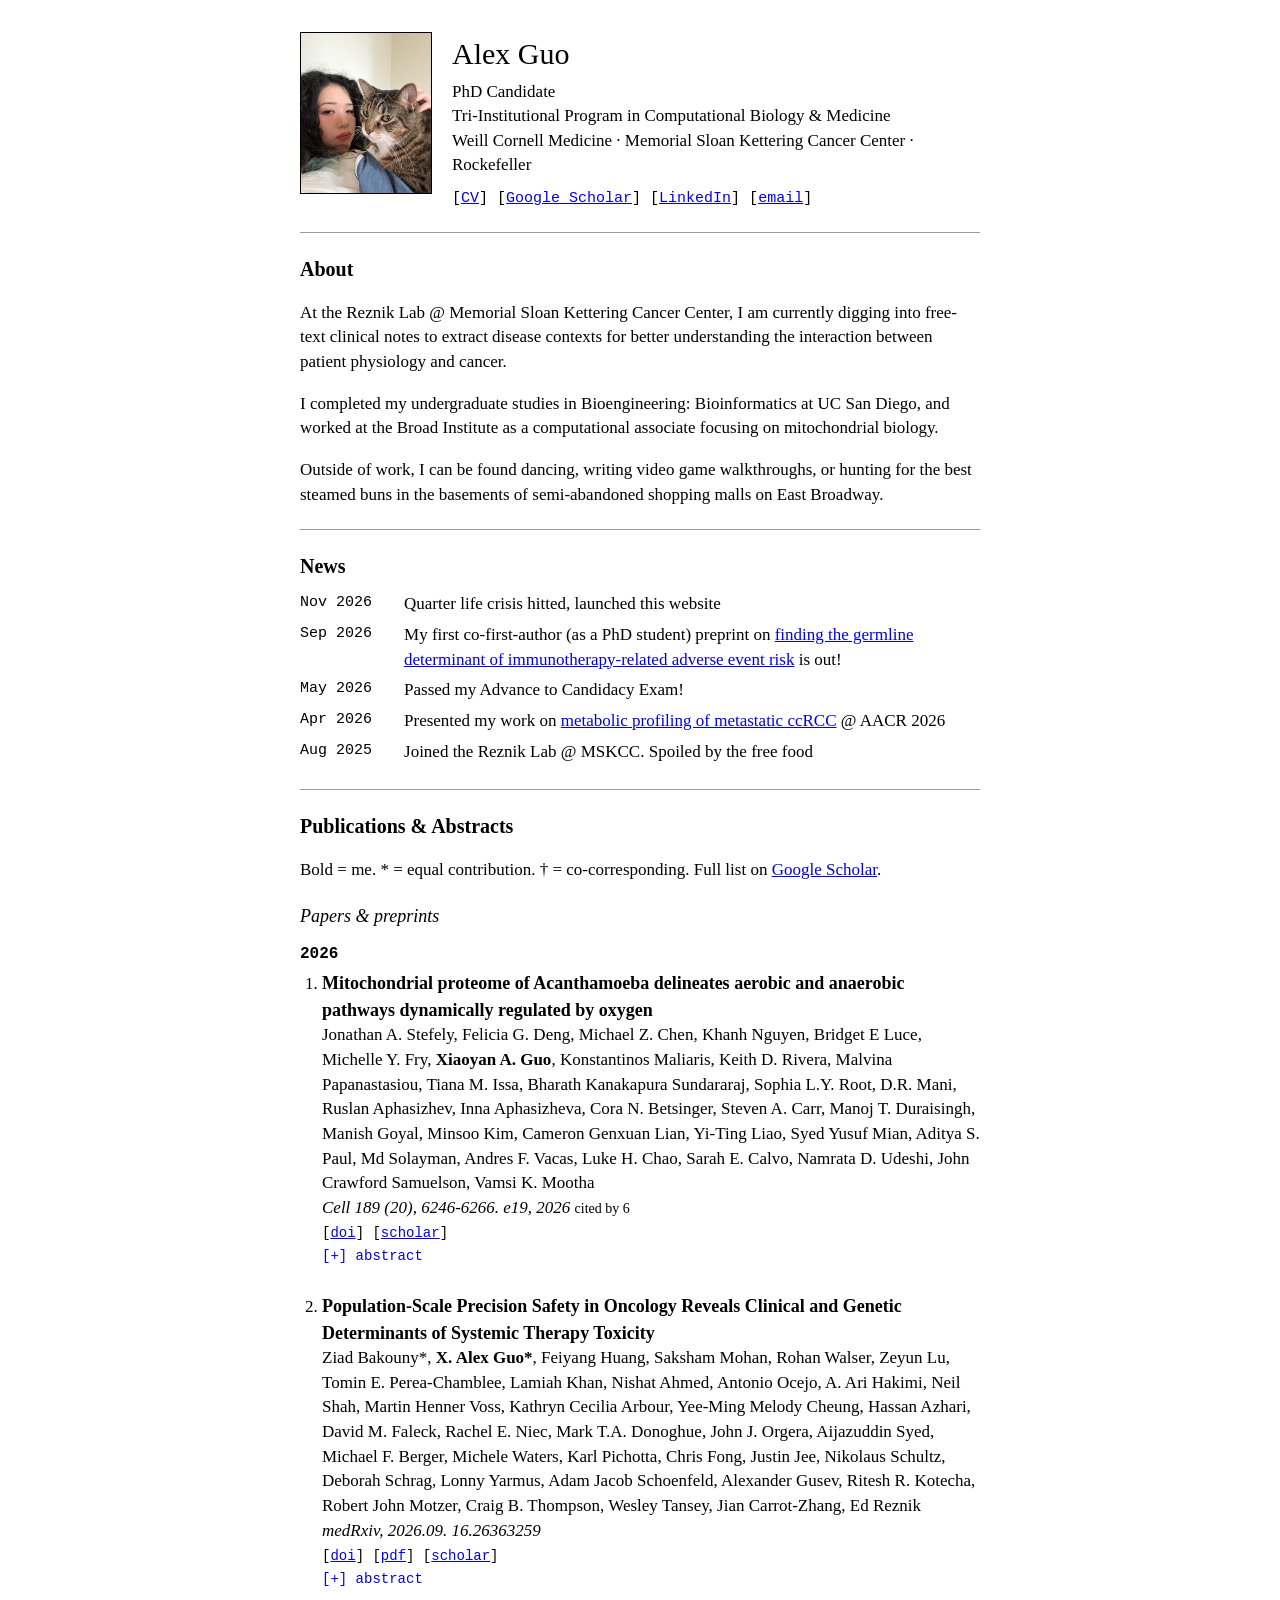
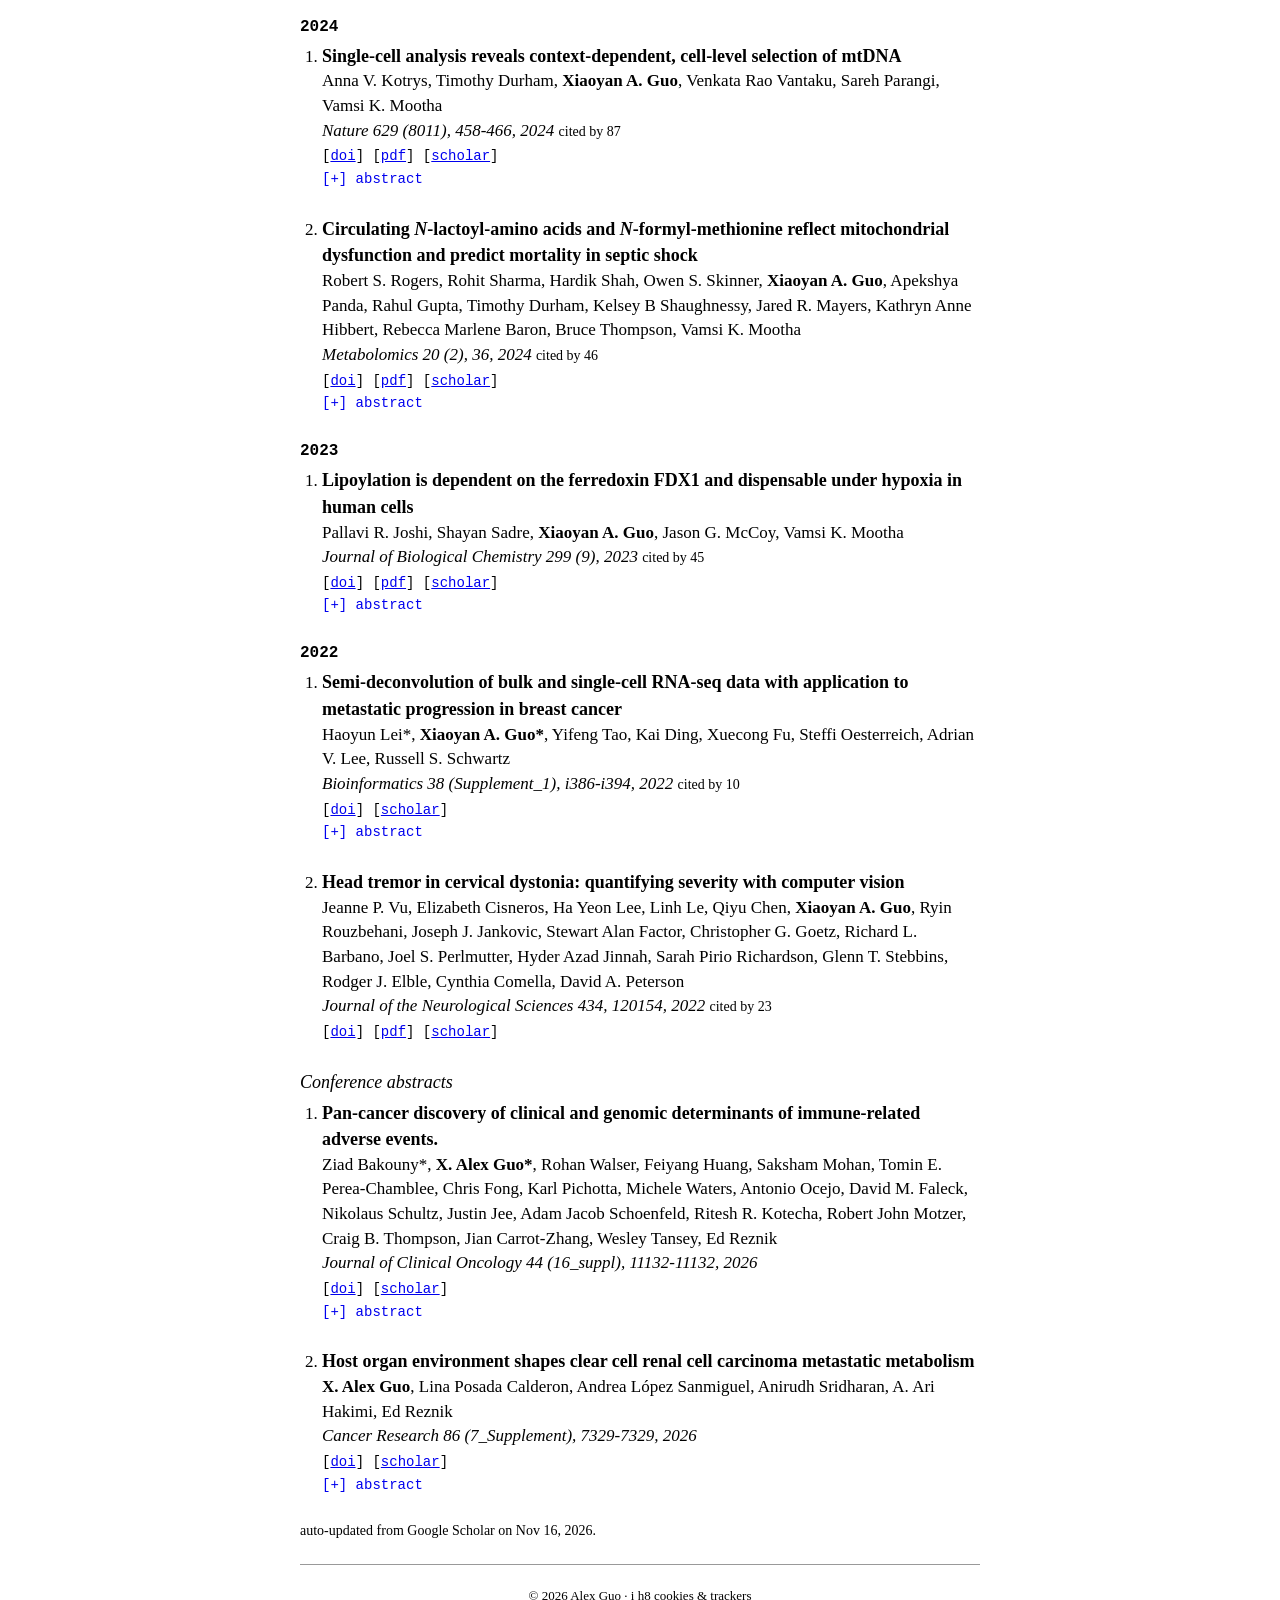
<file: index.html>
<!DOCTYPE html>
<html lang="en">
<head>
<meta charset="utf-8">
<meta name="viewport" content="width=device-width, initial-scale=1">
<title>Alex Guo (the comp bio girl)</title>
<meta name="description" content="Alex (Xiaoyan) Guo is a PhD candidate in the Tri-Institutional Program in Computational Biology &amp; Medicine, working in the Reznik Lab at Memorial Sloan Kettering Cancer Center on clinical notes and patient physiology.">
<meta name="author" content="Alex Guo">
<link rel="canonical" href="https://xyla030.github.io/">

<!-- How the link looks when shared on LinkedIn, Slack, iMessage, etc. -->
<meta property="og:type" content="profile">
<meta property="og:title" content="Alex Guo (the comp bio girl)">
<meta property="og:description" content="PhD candidate in the Tri-I Program in Computational Biology &amp; Medicine, Reznik Lab @ Memorial Sloan Kettering Cancer Center.">
<meta property="og:url" content="https://xyla030.github.io/">
<meta property="og:image" content="https://xyla030.github.io/me_nd_currypuff.jpeg">
<meta property="profile:first_name" content="Alex">
<meta property="profile:last_name" content="Guo">
<meta name="twitter:card" content="summary">

<!-- Tells Google this page, LinkedIn and Google Scholar are the same person -->
<script type="application/ld+json">
{
  "@context": "https://schema.org",
  "@type": "Person",
  "name": "Alex Guo",
  "alternateName": ["Xiaoyan Alex Guo", "Xiaoyan Guo", "X. Alex Guo", "Xiaoyan A. Guo"],
  "url": "https://xyla030.github.io/",
  "image": "https://xyla030.github.io/me_nd_currypuff.jpeg",
  "jobTitle": "PhD Candidate",
  "affiliation": [
    {"@type": "Organization", "name": "Tri-Institutional Program in Computational Biology & Medicine"},
    {"@type": "Organization", "name": "Memorial Sloan Kettering Cancer Center"},
    {"@type": "CollegeOrUniversity", "name": "Weill Cornell Medicine"}
  ],
  "alumniOf": [
    {"@type": "CollegeOrUniversity", "name": "University of California San Diego"},
    {"@type": "Organization", "name": "Broad Institute of MIT and Harvard"}
  ],
  "knowsAbout": ["Computational biology", "Cancer metabolism", "Clinical natural language processing", "Mitochondrial biology"],
  "sameAs": [
    "https://www.linkedin.com/in/alex-guo-640650123/",
    "https://scholar.google.com/citations?user=ajsJrbsAAAAJ"
  ]
}
</script>
<link rel="stylesheet" href="style.css">
</head>
<body>

<table class="top" role="presentation">
<tr>
  <td class="photo-cell">
    <img src="me_nd_currypuff.jpeg" alt="Alex Guo and CurryPuff Guo" class="photo">
  </td>
  <td>
    <h1>Alex Guo</h1>
    <p class="sub">
      PhD Candidate<br>
      Tri-Institutional Program in Computational Biology &amp; Medicine<br>
      Weill Cornell Medicine &middot; Memorial Sloan Kettering Cancer Center &middot; Rockefeller
    </p>
    <p class="links">
      [<a href="GuoA_CV_2026nov11.pdf">CV</a>]
      [<a href="https://scholar.google.com/citations?user=ajsJrbsAAAAJ&amp;hl=en">Google&nbsp;Scholar</a>]
      [<a href="https://www.linkedin.com/in/alexguo-compbio/">LinkedIn</a>]
      [<a href="mailto:alex.xy.guo@gmail.com">email</a>]
    </p>
  </td>
</tr>
</table>

<hr>

<h2>About</h2>
<p>
  At the Reznik Lab @ Memorial Sloan Kettering Cancer Center, I am currently digging into free-text clinical notes to extract disease contexts for better understanding the interaction between patient physiology and cancer.
</p>
<p>
  I completed my undergraduate studies in Bioengineering: Bioinformatics at UC San Diego, and worked at the Broad Institute as a computational associate focusing on mitochondrial biology. 
</p>
<p>
    Outside of work, I can be found dancing, writing video game walkthroughs, or hunting for the best steamed buns in the basements of semi-abandoned shopping malls on East Broadway.
</p>

<hr>

<h2>News</h2>
<table class="news">
  <tr><td class="date">Nov 2026</td><td>Quarter life crisis hitted, launched this website</td></tr>
  <tr><td class="date">Sep 2026</td><td>My first co-first-author (as a PhD student) preprint on <a href="https://www.medrxiv.org/content/10.64898/2026.09.16.26363259v1">finding the germline determinant of immunotherapy-related adverse event risk</a> is out! </td></tr>
  <tr><td class="date">May 2026</td><td>Passed my Advance to Candidacy Exam!</td></tr>
  <tr><td class="date">Apr 2026</td><td>Presented my work on <a href="https://aacrjournals.org/cancerres/article/86/7_Supplement/7329/778029C">metabolic profiling of metastatic ccRCC</a> @ AACR 2026</td></tr>
  <tr><td class="date">Aug 2025</td><td>Joined the Reznik Lab @ MSKCC. Spoiled by the free food</td></tr>
</table>

<hr>

<h2>Publications &amp; Abstracts</h2>
<p>Bold = me. * = equal contribution. &dagger; = co-corresponding. Full list on
  <a href="https://scholar.google.com/citations?user=ajsJrbsAAAAJ&amp;hl=en">Google Scholar</a>.</p>

<!-- PUBS:START -->
<h3 class="sec">Papers &amp; preprints</h3>
<h4 class="yr">2026</h4>
<ol class="pubs">
<li>
  <span class="ptitle">Mitochondrial proteome of Acanthamoeba delineates aerobic and anaerobic pathways dynamically regulated by oxygen</span><br>
  Jonathan A. Stefely, Felicia G. Deng, Michael Z. Chen, Khanh Nguyen, Bridget E Luce, Michelle Y. Fry, <b>Xiaoyan A. Guo</b>, Konstantinos Maliaris, Keith D. Rivera, Malvina Papanastasiou, Tiana M. Issa, Bharath Kanakapura Sundararaj, Sophia L.Y. Root, D.R. Mani, Ruslan Aphasizhev, Inna Aphasizheva, Cora N. Betsinger, Steven A. Carr, Manoj T. Duraisingh, Manish Goyal, Minsoo Kim, Cameron Genxuan Lian, Yi-Ting Liao, Syed Yusuf Mian, Aditya S. Paul, Md Solayman, Andres F. Vacas, Luke H. Chao, Sarah E. Calvo, Namrata D. Udeshi, John Crawford Samuelson, Vamsi K. Mootha<br>
  <i>Cell 189 (20), 6246-6266. e19, 2026</i> <span class="cites">cited by 6</span><br>
  <span class="plinks">[<a href="https://doi.org/10.1016/j.cell.2026.08.056">doi</a>] [<a href="https://scholar.google.com/citations?view_op=view_citation&amp;hl=en&amp;user=ajsJrbsAAAAJ&amp;pagesize=100&amp;sortby=pubdate&amp;citation_for_view=ajsJrbsAAAAJ:ufrVoPGSRksC">scholar</a>]</span>
  <details><summary>abstract</summary><p>Acanthamoeba castellanii causes infectious blindness and resides in a key evolutionary outgroup to humans and fungi. Its divergent mitochondria are of outstanding interest due to their predicted aerobic and anaerobic functions with potential for drug targeting. However, a detailed delineation of its bioenergetic machinery, its activities, and their regulation remains lacking. Here, we integrate mitochondrial immunoprecipitation, density gradient purification, mass spectrometry, protein correlation profiling, and microscopy to generate a high-confidence inventory of the Acanthamoeba mitoproteome. The resulting AcMitoCarta contains 1,122 proteins, including 381 lacking readily identifiable homologs in human and yeast mitochondria. Complexome analysis highlights 20 macromolecular assemblies. Complementary proteomic and transcriptomic profiling reveals extensive rewiring of the organelle&#x27;s bioenergetic machinery by oxygen, including induction of an anaerobic pyruvate:ferredoxin oxidoreductase-to-hydrogenase pathway under anoxia. We experimentally demonstrate that Acanthamoeba can produce H 2 gas under anoxic conditions via a mitochondria-localized, oxygen-labile hydrogenase. AcMitoCarta establishes a framework for dissecting the interplay between aerobic and anaerobic energy metabolism.</p></details>
</li>
<li>
  <span class="ptitle">Population-Scale Precision Safety in Oncology Reveals Clinical and Genetic Determinants of Systemic Therapy Toxicity</span><br>
  Ziad Bakouny*, <b>X. Alex Guo*</b>, Feiyang Huang, Saksham Mohan, Rohan Walser, Zeyun Lu, Tomin E. Perea-Chamblee, Lamiah Khan, Nishat Ahmed, Antonio Ocejo, A. Ari Hakimi, Neil Shah, Martin Henner Voss, Kathryn Cecilia Arbour, Yee-Ming Melody Cheung, Hassan Azhari, David M. Faleck, Rachel E. Niec, Mark T.A. Donoghue, John J. Orgera, Aijazuddin Syed, Michael F. Berger, Michele Waters, Karl Pichotta, Chris Fong, Justin Jee, Nikolaus Schultz, Deborah Schrag, Lonny Yarmus, Adam Jacob Schoenfeld, Alexander Gusev, Ritesh R. Kotecha, Robert John Motzer, Craig B. Thompson, Wesley Tansey, Jian Carrot‐Zhang, Ed Reznik<br>
  <i>medRxiv, 2026.09. 16.26363259</i><br>
  <span class="plinks">[<a href="https://doi.org/10.64898/2026.09.16.26363259">doi</a>] [<a href="https://www.medrxiv.org/content/medrxiv/early/2026/09/17/2026.09.16.26363259.full.pdf">pdf</a>] [<a href="https://scholar.google.com/citations?view_op=view_citation&amp;hl=en&amp;user=ajsJrbsAAAAJ&amp;pagesize=100&amp;sortby=pubdate&amp;citation_for_view=ajsJrbsAAAAJ:WF5omc3nYNoC">scholar</a>]</span>
  <details><summary>abstract</summary><p>Treatment toxicity constrains the use of effective cancer therapies, but its clinical and genetic determinants remain poorly defined. We developed a large language model-based approach to produce MSK-Tox, a pan-cancer resource capturing the incidence, temporality, and grade of toxicity to anti-cancer therapy across more than 50,000 patients. Analysis of six representative adverse events—pneumonitis, adrenal insufficiency, liver toxicity, colitis, hyperthyroidism and hypothyroidism—revealed distinct toxicity landscapes shaped by cancer type, treatment regimen, and clinical context. Pretreatment clinical features enabled individualized prediction of toxicity risk across adverse events, supporting risk assessment before therapy initiation. Beyond clinical predictors, we identified two modes of germline susceptibility to treatment toxicity: an organintrinsic mode, in which germline variation confers risk across systemic therapies, exemplified by a regulatory variant near FOXE1 associated with hypothyroidism; and an immune-mediated mode, confined to immune checkpoint inhibitor-treated patients, in which HLA-DRB1*15 was a major determinant of adrenal insufficiency. Notably, the same allele predisposes to multiple sclerosis in individuals without cancer, indicating that immune checkpoint inhibition unmasks a latent autoimmune predisposition. These findings provide an empirical basis for a new precision safety paradigm for predicting who will be harmed by a therapy on the same principles that guide prediction of therapeutic benefit.</p></details>
</li>
</ol>
<h4 class="yr">2024</h4>
<ol class="pubs">
<li>
  <span class="ptitle">Single-cell analysis reveals context-dependent, cell-level selection of mtDNA</span><br>
  Anna V. Kotrys, Timothy Durham, <b>Xiaoyan A. Guo</b>, Venkata Rao Vantaku, Sareh Parangi, Vamsi K. Mootha<br>
  <i>Nature 629 (8011), 458-466, 2024</i> <span class="cites">cited by 87</span><br>
  <span class="plinks">[<a href="https://doi.org/10.1038/s41586-024-07332-0">doi</a>] [<a href="https://www.nature.com/articles/s41586-024-07332-0.pdf">pdf</a>] [<a href="https://scholar.google.com/citations?view_op=view_citation&amp;hl=en&amp;user=ajsJrbsAAAAJ&amp;pagesize=100&amp;sortby=pubdate&amp;citation_for_view=ajsJrbsAAAAJ:UeHWp8X0CEIC">scholar</a>]</span>
  <details><summary>abstract</summary><p>Heteroplasmy occurs when wild-type and mutant mitochondrial DNA (mtDNA) molecules co-exist in single cells 1 . Heteroplasmy levels change dynamically in development, disease and ageing 2,3 , but it is unclear whether these shifts are caused by selection or drift, and whether they occur at the level of cells or intracellularly. Here we investigate heteroplasmy dynamics in dividing cells by combining precise mtDNA base editing (DdCBE) 4 with a new method, SCI-LITE (single-cell combinatorial indexing leveraged to interrogate targeted expression), which tracks single-cell heteroplasmy with ultra-high throughput. We engineered cells to have synonymous or nonsynonymous complex I mtDNA mutations and found that cell populations in standard culture conditions purge nonsynonymous mtDNA variants, whereas synonymous variants are maintained. This suggests that selection dominates over simple drift in shaping population heteroplasmy. We simultaneously tracked single-cell mtDNA heteroplasmy and ancestry, and found that, although the population heteroplasmy shifts, the heteroplasmy of individual cell lineages remains stable, arguing that selection acts at the level of cell fitness in dividing cells. Using these insights, we show that we can force cells to accumulate high levels of truncating complex I mtDNA heteroplasmy by placing them in environments where loss of biochemical complex I activity has been reported to benefit cell fitness. We conclude that in dividing cells, a given nonsynonymous mtDNA heteroplasmy can be harmful, neutral or even beneficial to cell fitness, but that the ‘sign’ of the effect is wholly dependent on the environment.</p></details>
</li>
<li>
  <span class="ptitle">Circulating <i>N</i>-lactoyl-amino acids and <i>N</i>-formyl-methionine reflect mitochondrial dysfunction and predict mortality in septic shock</span><br>
  Robert S. Rogers, Rohit Sharma, Hardik Shah, Owen S. Skinner, <b>Xiaoyan A. Guo</b>, Apekshya Panda, Rahul Gupta, Timothy Durham, Kelsey B Shaughnessy, Jared R. Mayers, Kathryn Anne Hibbert, Rebecca Marlene Baron, Bruce Thompson, Vamsi K. Mootha<br>
  <i>Metabolomics 20 (2), 36, 2024</i> <span class="cites">cited by 46</span><br>
  <span class="plinks">[<a href="https://doi.org/10.1007/s11306-024-02089-z">doi</a>] [<a href="https://link.springer.com/content/pdf/10.1007/s11306-024-02089-z.pdf">pdf</a>] [<a href="https://scholar.google.com/citations?view_op=view_citation&amp;hl=en&amp;user=ajsJrbsAAAAJ&amp;pagesize=100&amp;sortby=pubdate&amp;citation_for_view=ajsJrbsAAAAJ:qjMakFHDy7sC">scholar</a>]</span>
  <details><summary>abstract</summary><p>INTRODUCTION: Sepsis is a highly morbid condition characterized by multi-organ dysfunction resulting from dysregulated inflammation in response to acute infection. Mitochondrial dysfunction may contribute to sepsis pathogenesis, but quantifying mitochondrial dysfunction remains challenging. OBJECTIVE: To assess the extent to which circulating markers of mitochondrial dysfunction are increased in septic shock, and their relationship to severity and mortality. METHODS: We performed both full-scan and targeted (known markers of genetic mitochondrial disease) metabolomics on plasma to determine markers of mitochondrial dysfunction which distinguish subjects with septic shock (n = 42) from cardiogenic shock without infection (n = 19), bacteremia without sepsis (n = 18), and ambulatory controls (n = 19) - the latter three being conditions in which mitochondrial function, proxied by peripheral oxygen consumption, is presumed intact. RESULTS: Nine metabolites were significantly increased in septic shock compared to all three comparator groups. This list includes N-formyl-L-methionine (f-Met), a marker of dysregulated mitochondrial protein translation, and N-lactoyl-phenylalanine (lac-Phe), representative of the N-lactoyl-amino acids (lac-AAs), which are elevated in plasma of patients with monogenic mitochondrial disease. Compared to lactate, the clinical biomarker used to define septic shock, there was greater separation between survivors and non-survivors of septic shock for both f-Met and the lac-AAs measured within 24 h of ICU admission. Additionally, tryptophan was the one metabolite significantly decreased in septic shock compared to all other groups, while its breakdown product kynurenate was one of the 9 significantly increased. CONCLUSION: Future studies which validate the measurement of lac-AAs and f-Met in conjunction with lactate could define a sepsis subtype characterized by mitochondrial dysfunction.</p></details>
</li>
</ol>
<h4 class="yr">2023</h4>
<ol class="pubs">
<li>
  <span class="ptitle">Lipoylation is dependent on the ferredoxin FDX1 and dispensable under hypoxia in human cells</span><br>
  Pallavi R. Joshi, Shayan Sadre, <b>Xiaoyan A. Guo</b>, Jason G. McCoy, Vamsi K. Mootha<br>
  <i>Journal of Biological Chemistry 299 (9), 2023</i> <span class="cites">cited by 45</span><br>
  <span class="plinks">[<a href="https://doi.org/10.1016/j.jbc.2023.105075">doi</a>] [<a href="http://www.jbc.org/article/S0021925823021038/pdf">pdf</a>] [<a href="https://scholar.google.com/citations?view_op=view_citation&amp;hl=en&amp;user=ajsJrbsAAAAJ&amp;pagesize=100&amp;sortby=pubdate&amp;citation_for_view=ajsJrbsAAAAJ:2osOgNQ5qMEC">scholar</a>]</span>
  <details><summary>abstract</summary><p>Iron sulfur clusters (ISC) are essential cofactors that participate in electron transfer, environmental sensing, and catalysis. Amongst the most ancient ISC containing proteins are the ferredoxin family of electron carriers. Humans have two ferredoxins, FDX1 and FDX2, both of which are localized to mitochondria, and the latter of which is itself important for ISC synthesis. We have previously shown that hypoxia can eliminate the requirement for some components of the ISC biosynthetic pathway, but ferredoxins were not included in that study. Here we report that FDX1, but not FDX2, is dispensable under 1% O 2 in cultured human cells. We find that FDX1 is essential for production of the lipoic acid cofactor, which is synthesized by the ISC containing enzyme lipoyl synthase (LIAS). While hypoxia can rescue the growth phenotype of either FDX1 or LIAS knockout cells, lipoylation in these same cells is not rescued, arguing against an alternative biosynthetic route or salvage pathway for lipoate in hypoxia. Our work reveals the divergent roles of FDX1 and FDX2 in mitochondria, identifies a role for FDX1 in lipoate synthesis, and suggests that loss of lipoic acid can be tolerated under low oxygen tensions in cell culture.</p></details>
</li>
</ol>
<h4 class="yr">2022</h4>
<ol class="pubs">
<li>
  <span class="ptitle">Semi-deconvolution of bulk and single-cell RNA-seq data with application to metastatic progression in breast cancer</span><br>
  Haoyun Lei*, <b>Xiaoyan A. Guo*</b>, Yifeng Tao, Kai Ding, Xuecong Fu, Steffi Oesterreich, Adrian V. Lee, Russell S. Schwartz<br>
  <i>Bioinformatics 38 (Supplement_1), i386-i394, 2022</i> <span class="cites">cited by 10</span><br>
  <span class="plinks">[<a href="https://doi.org/10.1093/bioinformatics/btac262">doi</a>] [<a href="https://scholar.google.com/citations?view_op=view_citation&amp;hl=en&amp;user=ajsJrbsAAAAJ&amp;pagesize=100&amp;sortby=pubdate&amp;citation_for_view=ajsJrbsAAAAJ:d1gkVwhDpl0C">scholar</a>]</span>
  <details><summary>abstract</summary><p>MOTIVATION: Identifying cell types and their abundances and how these evolve during tumor progression is critical to understanding the mechanisms of metastasis and identifying predictors of metastatic potential that can guide the development of new diagnostics or therapeutics. Single-cell RNA sequencing (scRNA-seq) has been especially promising in resolving heterogeneity of expression programs at the single-cell level, but is not always feasible, e.g. for large cohort studies or longitudinal analysis of archived samples. In such cases, clonal subpopulations may still be inferred via genomic deconvolution, but deconvolution methods have limited ability to resolve fine clonal structure and may require reference cell type profiles that are missing or imprecise. Prior methods can eliminate the need for reference profiles but show unstable performance when few bulk samples are available. RESULTS: In this work, we develop a new method using reference scRNA-seq to interpret sample collections for which only bulk RNA-seq is available for some samples, e.g. clonally resolving archived primary tissues using scRNA-seq from metastases. By integrating such information in a Quadratic Programming framework, our method can recover more accurate cell types and corresponding cell type abundances in bulk samples. Application to a breast tumor bone metastases dataset confirms the power of scRNA-seq data to improve cell type inference and quantification in same-patient bulk samples. AVAILABILITY AND IMPLEMENTATION: Source code is available on Github at https://github.com/CMUSchwartzLab/RADs.</p></details>
</li>
<li>
  <span class="ptitle">Head tremor in cervical dystonia: quantifying severity with computer vision</span><br>
  Jeanne P. Vu, Elizabeth Cisneros, Ha Yeon Lee, Linh Le, Qiyu Chen, <b>Xiaoyan A. Guo</b>, Ryin Rouzbehani, Joseph J. Jankovic, Stewart Alan Factor, Christopher G. Goetz, Richard L. Barbano, Joel S. Perlmutter, Hyder Azad Jinnah, Sarah Pirio Richardson, Glenn T. Stebbins, Rodger J. Elble, Cynthia Comella, David A. Peterson<br>
  <i>Journal of the Neurological Sciences 434, 120154, 2022</i> <span class="cites">cited by 23</span><br>
  <span class="plinks">[<a href="https://doi.org/10.1016/j.jns.2022.120154">doi</a>] [<a href="https://www.sciencedirect.com/science/article/am/pii/S0022510X22000132">pdf</a>] [<a href="https://scholar.google.com/citations?view_op=view_citation&amp;hl=en&amp;user=ajsJrbsAAAAJ&amp;pagesize=100&amp;sortby=pubdate&amp;citation_for_view=ajsJrbsAAAAJ:Y0pCki6q_DkC">scholar</a>]</span>
</li>
</ol>
<h3 class="sec">Conference abstracts</h3>
<ol class="pubs">
<li>
  <span class="ptitle">Pan-cancer discovery of clinical and genomic determinants of immune-related adverse events.</span><br>
  Ziad Bakouny*, <b>X. Alex Guo*</b>, Rohan Walser, Feiyang Huang, Saksham Mohan, Tomin E. Perea-Chamblee, Chris Fong, Karl Pichotta, Michele Waters, Antonio Ocejo, David M. Faleck, Nikolaus Schultz, Justin Jee, Adam Jacob Schoenfeld, Ritesh R. Kotecha, Robert John Motzer, Craig B. Thompson, Jian Carrot‐Zhang, Wesley Tansey, Ed Reznik<br>
  <i>Journal of Clinical Oncology 44 (16_suppl), 11132-11132, 2026</i><br>
  <span class="plinks">[<a href="https://doi.org/10.1200/jco.2026.44.16_suppl.11132">doi</a>] [<a href="https://scholar.google.com/citations?view_op=view_citation&amp;hl=en&amp;user=ajsJrbsAAAAJ&amp;pagesize=100&amp;sortby=pubdate&amp;citation_for_view=ajsJrbsAAAAJ:eQOLeE2rZwMC">scholar</a>]</span>
  <details><summary>abstract</summary><p>Immune-related adverse events (irAEs) from immune checkpoint inhibitors (ICIs) can be lifelong, fatal, or require treatment discontinuation, substantially limiting the clinical benefit of immunotherapy. Despite their impact, predictors of irAE susceptibility remain poorly defined, largely due to the lack of scalable approaches for toxicity phenotyping. Here, we leverage large language models and integrated clinico-genomic data to identify determinants of irAEs. Methods: We developed a custom retrieval augmented generation and large language model (RAG-LLM) pipeline to automatically annotate 6 key adverse events (adrenal insufficiency, hepatotoxicity, hyperthyroidism, hypothyroidism, colitis, and pneumonitis) using free text from clinical notes across Memorial Sloan Kettering Cancer Center. We first validated RAG-LLM predictions using a gold standard prospectively collected adverse event dataset from 8,119 patients across 1,057 individual clinical trials. RAG-LLM imputations were then scaled to 55,406 (12,291 ICI-treated) patients. All patients had associated somatic and germline MSK-IMPACT panel sequencing data. Single nucleotide polymorphism (SNP) imputation was performed using GLIMPSE and time-to-event genome-wide association studies (GWAS) were performed using SPACox. HLA class I genotypes were imputed using HLA-HD. Random Survival Forest (RSF) models were trained to predict irAE occurrence. Results: The custom RAG-LLM pipeline had strong performance across all 6 irAEs (area under the ROC curve of 0.77-1.00). In the RAG-LLM imputed data, 799 (1.4%) patients had adrenal insufficiency, 2,803 colitis (5.1%), 7,130 hypothyroidism (12.9%), 448 hyperthyroidism (0.8%), 15,627 hepatotoxicity (28.2%), and 3,730 pneumonitis (6.7%). Among ICI-treated patients, pneumonitis (HR 1.4; 95% CI 1.1-1.8; p &lt; 0.01) and hepatotoxicity (HR 1.4; 95% CI 1.2-1.6; p &lt; 0.01) were associated with worse overall survival. The GWAS found two genome-wide significant hits that predicted adrenal insufficiency (rs115003145, HLA region) and hypothyroidism (rs7864322, FOXE1 gene enhancer region) with p &lt; 5x10 -8 . Fine mapping of the HLA SNP showed that HLA-C*06:02 was specifically associated with increased risk of adrenal insufficiency in ICI-treated patients only (HR 1.6; 95% CI 1.2-2.2; p &lt; 0.01). RSF model performance for irAE occurrence had F1 scores of 0.67-0.85. For pneumonitis, patients with the highest risk quartile by RSF model had 7.1% risk of pneumonitis at 1 year compared to 0.4% for the lowest risk quartile (HR 14.9; 95% CI 10.4-21.3; p &lt; 0.01). Conclusions: We developed and validated a novel custom RAG-LLM pipeline that allows automatic annotation of irAEs using clinical notes. Using this pipeline, we identified novel biomarkers of ICI-related adrenal insufficiency and hypothyroidism. Finally, we developed predictive models for irAE prediction that can be used at the point of care.</p></details>
</li>
<li>
  <span class="ptitle">Host organ environment shapes clear cell renal cell carcinoma metastatic metabolism</span><br>
  <b>X. Alex Guo</b>, Lina Posada Calderon, Andrea López Sanmiguel, Anirudh Sridharan, A. Ari Hakimi, Ed Reznik<br>
  <i>Cancer Research 86 (7_Supplement), 7329-7329, 2026</i><br>
  <span class="plinks">[<a href="https://doi.org/10.1158/1538-7445.am2026-7329">doi</a>] [<a href="https://scholar.google.com/citations?view_op=view_citation&amp;hl=en&amp;user=ajsJrbsAAAAJ&amp;pagesize=100&amp;sortby=pubdate&amp;citation_for_view=ajsJrbsAAAAJ:YsMSGLbcyi4C">scholar</a>]</span>
  <details><summary>abstract</summary><p>Primary clear cell renal cell carcinoma (ccRCC) is characterized by profound metabolic rewiring which adapts as tumors evolve to become more aggressive, yet the evidence showing whether those programs are preserved versus reshaped at distant metastatic sites in humans remains limited. To investigate the determinants of ccRCC metastatic metabolism, we performed mass-spectrometry-based metabolomic profiling on quartets of primary tumor, adjacent normal kidney, distant metastasis, and normal adjacent to metastasis, from 14 patients with metachronous metastases. We find three key results. First, through unpaired comparisons of ccRCC metastases versus primaries, we observe decreases in glutathione metabolism in metastatic tissues. Second, using linear models, we find that metabolic profiles of metastatic tumors more closely resemble those of the normal tissue at the metastatic site than those of the patient’s original kidney tumor. Third, we show that several metabolites in metastases can be approximated as simple mixtures of the primary tumor and the local normal tissue. Together, these results suggest that ccRCC metastases are strongly reshaped by the metabolic environment of the metastatic organ. Citation Format: X. Alex Guo, Lina P. Calderon, Andrea L. Sanmiguel, Anirudh Sridharan, A. Ari Hakimi, Ed Reznik, . Host organ environment shapes clear cell renal cell carcinoma metastatic metabolism [abstract]. In: Proceedings of the American Association for Cancer Research Annual Meeting 2026; Part 1 (Regular Abstracts); 2026 Apr 17-22; San Diego, CA. Philadelphia (PA): AACR; Cancer Res 2026;86(7 Suppl):Abstract nr 7329.</p></details>
</li>
</ol>
<p class="small">auto-updated from Google Scholar on Nov 16, 2026.</p>
<!-- PUBS:END -->

<hr>

<p class="footer">
  &copy; 2026 Alex Guo &middot; i h8 cookies & trackers
</p>

</body>
</html>
</file>
<file: style.css>
/* Plain, late-90s academic homepage. Edit freely. */
html { background: #fff; }
body {
  max-width: 680px;
  margin: 32px auto 48px;
  padding: 0 16px;
  font-family: "Times New Roman", Times, Georgia, serif;
  font-size: 17px;
  line-height: 1.45;
  color: #000;
  background: #fff;
}
a         { color: #0000ee; }
a:visited { color: #551a8b; }
a:hover   { background: #ffff99; }

h1 { font-size: 30px; font-weight: normal; margin: 0 0 4px; }
h2 { font-size: 20px; margin: 18px 0 8px; }
h3.sec { font-size: 18px; font-style: italic; font-weight: normal; margin: 20px 0 4px; }
h4.yr { font-size: 16px; font-weight: bold; margin: 14px 0 4px;
        font-family: "Courier New", Courier, monospace; }
hr { border: 0; border-top: 1px solid #999; margin: 22px 0; }

.top { border-collapse: collapse; }
.top td { vertical-align: top; padding: 0; }
.photo-cell { padding-right: 20px !important; }
.photo { width: 130px; height: 160px; border: 1px solid #000; display: block; object-fit: cover; }
.placeholder { background: #eee; font: 12px "Courier New", monospace; color: #000;
               display: flex; align-items: center; justify-content: center; }
.sub   { margin: 0 0 10px; }
.links { margin: 0; font-family: "Courier New", Courier, monospace; font-size: 15px; }
.small { font-size: 14px; color: #000; }
.todo  { background: #ffffcc; }

.news { border-collapse: collapse; }
.news td { padding: 3px 0; vertical-align: top; }
.news td.date { padding-right: 32px; }
.news .date { white-space: nowrap; font-family: "Courier New", monospace; font-size: 15px; }

ol.pubs { padding-left: 22px; margin: 0; }
ol.pubs li { margin-bottom: 26px; }
.ptitle { font-weight: bold; font-size: 18px; }
.cites  { font-size: 14px; color: #000; }
.plinks { font-family: "Courier New", monospace; font-size: 14px; }
details { font-size: 15px; }
summary { cursor: pointer; color: #0000ee; font-family: "Courier New", monospace;
          font-size: 14px; list-style: none; display: inline-block; }
summary::-webkit-details-marker { display: none; }
summary::before { content: "[+] "; }
details[open] summary::before { content: "[-] "; }
details p { margin: 6px 0 0; padding: 6px 10px; border-left: 2px solid #ccc; }

.footer { font-size: 13px; color: #000; text-align: center; }

@media (max-width: 480px) {
  .top td { display: block; }
  .photo-cell { padding: 0 0 12px 0 !important; }
}
</file>
